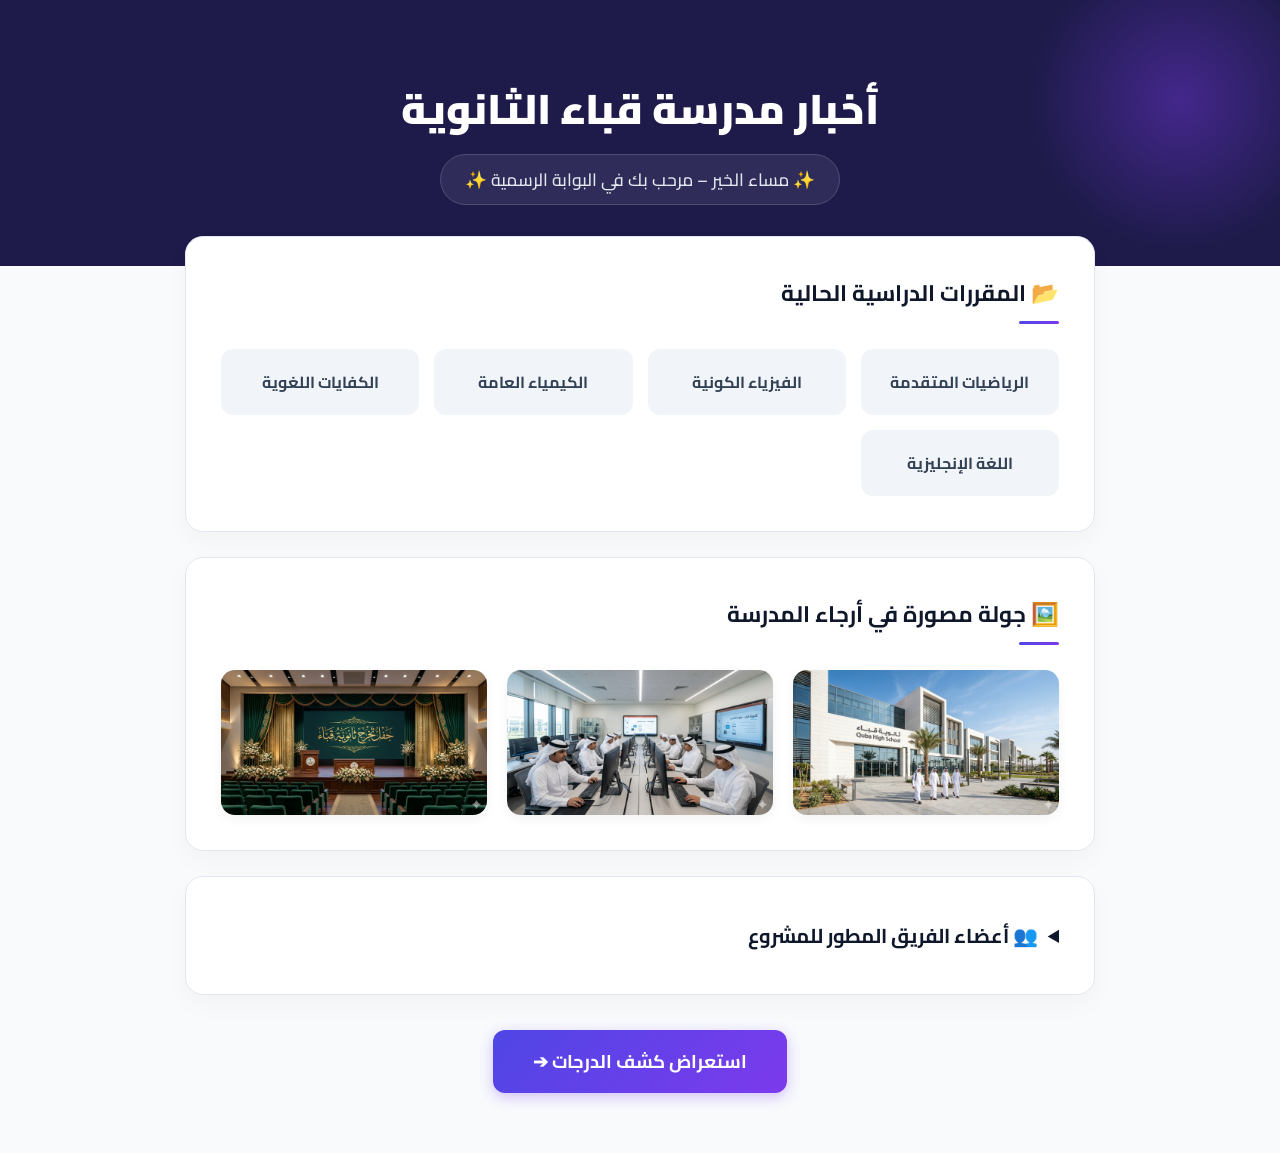
<file: index.html>
<!DOCTYPE html>
<html lang="ar" dir="rtl">
<head>
    <meta charset="UTF-8">
    <meta name="viewport" content="width=device-width, initial-scale=1.0">
    <title>بوابة أخبار مدرسة قباء الثانوية</title>
    <link href="https://fonts.googleapis.com/css2?family=Cairo:wght@300;500;700;900&display=swap" rel="stylesheet">
    <link rel="stylesheet" href="style.css">
</head>
<body>

    <header class="aurora-header">
        <div class="aurora-blur"></div>
        <div class="header-inner">
            <h1>أخبار مدرسة قباء الثانوية</h1>
            <div class="status-wrapper">
                <span id="greetingMessage" class="time-text">جاري مزامنة الوقت...</span>
            </div>
        </div>
    </header>

    <main class="content-wrapper">
        
        <section class="premium-card fade-in">
            <h2 class="card-title">📂 المقررات الدراسية الحالية</h2>
            <div class="subjects-grid">
                <div class="subject-item">الرياضيات المتقدمة</div>
                <div class="subject-item">الفيزياء الكونية</div>
                <div class="subject-item">الكيمياء العامة</div>
                <div class="subject-item">الكفايات اللغوية</div>
                <div class="subject-item">اللغة الإنجليزية</div>
            </div>
        </section>

        <section class="premium-card fade-in">
            <h2 class="card-title">🖼️ جولة مصورة في أرجاء المدرسة</h2>
            <div class="aurora-gallery">
                <div class="interactive-img"><img src="Abed/main.png" alt="واجهة المدرسة"></div>
                <div class="interactive-img"><img src="Abed/lab.png" alt="معمل الحاسب"></div>
                <div class="interactive-img"><img src="Abed/event.png" alt="مسرح الفعاليات"></div>
            </div>
        </section>

        <section class="premium-card fade-in">
            <details class="aurora-details">
                <summary>👥 أعضاء الفريق المطور للمشروع</summary>
                <div class="details-body">
                    <div class="team-row leader-row">🥇 <span>المبرمج القائد:</span> الطالب انس عبدالعزيز الحارثي</div>
                    <div class="team-row">✨ <span> المساعد المبدع:</span> الطالب تركي المغامسي</div>
                    <div class="team-row">✨ <span>المساعد:</span> الطالب جواد مرداد</div>
                    <div class="team-row">✨ <span>المساعد:</span> الطالب اياد الزهراني</div>
                    <div class="team-row">✨ <span>المساعد:</span> الطالب مصطفى بخش</div>
                    <div class="team-footer">🚀 تم تطوير وإخراج هذا العمل بروح الفريق الواحد</div>
                </div>
            </details>
        </section>

        <div class="action-wrapper fade-in">
            <a href="table.html" class="aurora-btn">استعراض كشف الدرجات ➔</a>
        </div>

    </main>

    <script src="script.js"></script>
</body>
</html>
</file>
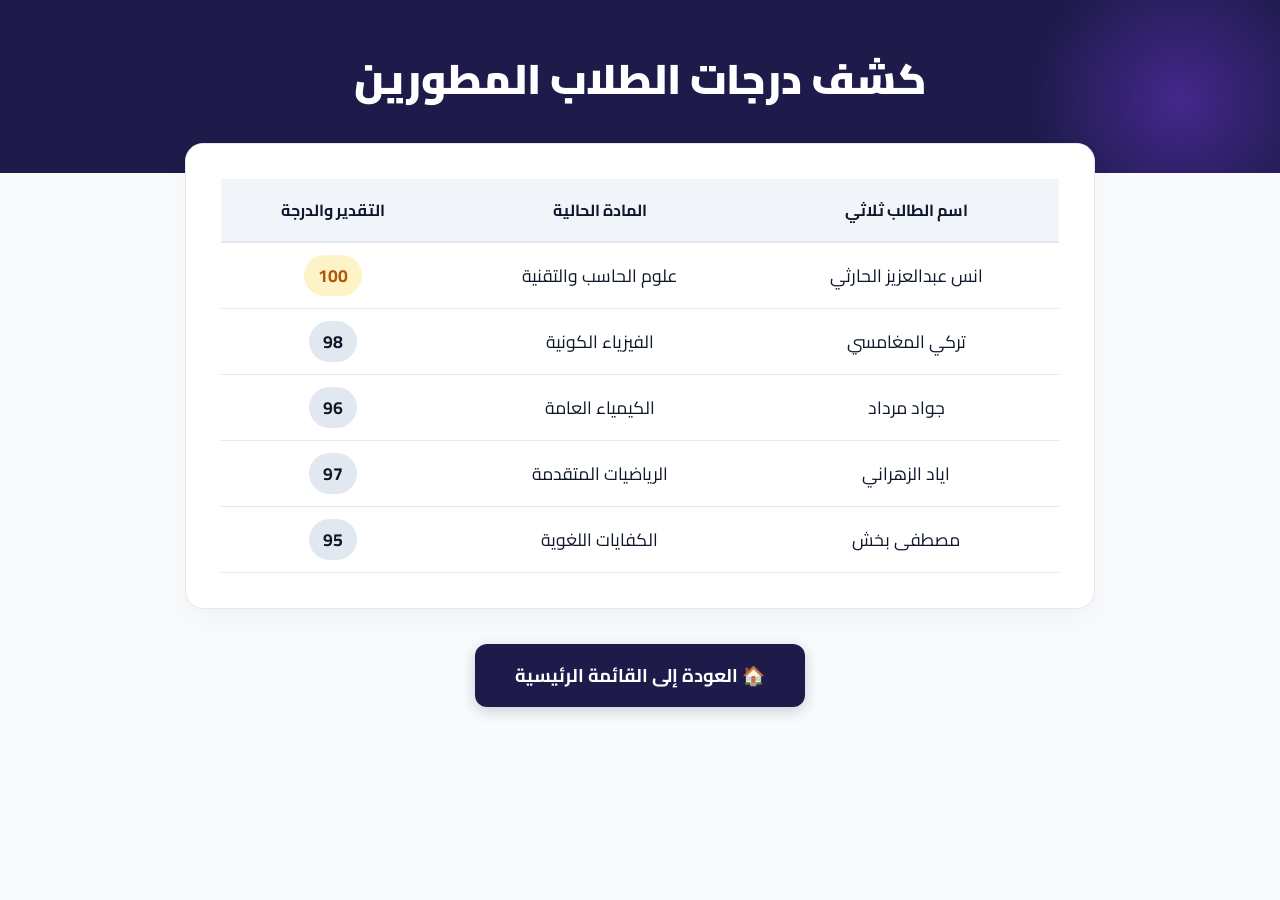
<file: table.html>
<!DOCTYPE html>
<html lang="ar" dir="rtl">
<head>
    <meta charset="UTF-8">
    <meta name="viewport" content="width=device-width, initial-scale=1.0">
    <title>كشف الدرجات الرسمي</title>
    <link href="https://fonts.googleapis.com/css2?family=Cairo:wght@300;500;700;900&display=swap" rel="stylesheet">
    <link rel="stylesheet" href="style.css">
</head>
<body>

    <header class="aurora-header mini">
        <div class="aurora-blur"></div>
        <div class="header-inner">
            <h1>كشف درجات الطلاب المطورين</h1>
        </div>
    </header>

    <main class="content-wrapper">
        <section class="premium-card fade-in">
            <div class="table-container">
                <table class="aurora-table">
                    <thead>
                        <tr>
                            <th>اسم الطالب ثلاثي</th>
                            <th>المادة الحالية</th>
                            <th>التقدير والدرجة</th>
                        </tr>
                    </thead>
                    <tbody>
                        <tr><td>انس عبدالعزيز الحارثي</td><td>علوم الحاسب والتقنية</td><td><span class="score-badge gold">100</span></td></tr>
                        <tr><td>تركي المغامسي</td><td>الفيزياء الكونية</td><td><span class="score-badge">98</span></td></tr>
                        <tr><td>جواد مرداد</td><td>الكيمياء العامة</td><td><span class="score-badge">96</span></td></tr>
                        <tr><td>اياد الزهراني</td><td>الرياضيات المتقدمة</td><td><span class="score-badge">97</span></td></tr>
                        <tr><td>مصطفى بخش</td><td>الكفايات اللغوية</td><td><span class="score-badge">95</span></td></tr>
                    </tbody>
                </table>
            </div>
        </section>

        <div class="action-wrapper fade-in">
            <a href="index.html" class="aurora-btn back-btn">🏠 العودة إلى القائمة الرئيسية</a>
        </div>
    </main>

</body>
</html>
</file>
<file: style.css>
/* إعداد الألوان وتأثيرات الأورورا */
:root {
    --bg-main: #f8fafc;
    --card-white: #ffffff;
    --text-dark: #0f172a;
    --text-muted: #64748b;
    --primary-gradient: linear-gradient(135deg, #4f46e5 0%, #7c3aed 100%);
    --accent-color: #4f46e5;
    --border-color: #e2e8f0;
}

* {
    margin: 0;
    padding: 0;
    box-sizing: border-box;
    font-family: 'Cairo', sans-serif;
}

body {
    background-color: var(--bg-main);
    color: var(--text-dark);
    overflow-x: hidden;
}

/* الهيدر الأنيق جداً */
.aurora-header {
    background-color: #1e1b4b;
    color: white;
    padding: 70px 20px;
    text-align: center;
    position: relative;
    overflow: hidden;
}

.aurora-header.mini {
    padding: 40px 20px;
}

.aurora-blur {
    position: absolute;
    width: 300px;
    height: 300px;
    background: radial-gradient(circle, rgba(124,58,237,0.4) 0%, transparent 70%);
    top: -50px;
    right: -50px;
    z-index: 1;
}

.header-inner {
    position: relative;
    z-index: 2;
}

.aurora-header h1 {
    font-size: 2.6em;
    font-weight: 900;
    margin-bottom: 15px;
}

.time-text {
    background: rgba(255, 255, 255, 0.08);
    backdrop-filter: blur(8px);
    padding: 8px 24px;
    border-radius: 30px;
    font-size: 1.1em;
    font-weight: 500;
    border: 1px solid rgba(255,255,255,0.15);
    color: #e2e8f0;
}

/* الحاوية والكروت الممتازة */
.content-wrapper {
    max-width: 950px;
    margin: -30px auto 60px;
    padding: 0 20px;
    position: relative;
    z-index: 5;
}

.premium-card {
    background: var(--card-white);
    border: 1px solid var(--border-color);
    border-radius: 18px;
    padding: 35px;
    margin-bottom: 25px;
    box-shadow: 0 10px 25px rgba(15, 23, 42, 0.03);
    transition: all 0.3s cubic-bezier(0.4, 0, 0.2, 1);
}

.premium-card:hover {
    transform: translateY(-4px);
    box-shadow: 0 20px 35px rgba(15, 23, 42, 0.07);
}

.card-title {
    font-size: 1.4em;
    color: var(--text-dark);
    font-weight: 700;
    margin-bottom: 25px;
    position: relative;
    padding-bottom: 10px;
}

.card-title::after {
    content: '';
    position: absolute;
    bottom: 0;
    right: 0;
    width: 40px;
    height: 3px;
    background: var(--primary-gradient);
    border-radius: 2px;
}

/* شبكة المواد */
.subjects-grid {
    display: grid;
    grid-template-columns: repeat(auto-fit, minmax(160px, 1fr));
    gap: 15px;
}

.subject-item {
    background: #f1f5f9;
    padding: 18px;
    text-align: center;
    border-radius: 12px;
    font-weight: 700;
    color: #334155;
    transition: all 0.2s ease;
}

.subject-item:hover {
    background: #1e1b4b;
    color: white;
}

/* المعرض التفاعلي */
.aurora-gallery {
    display: grid;
    grid-template-columns: repeat(auto-fit, minmax(240px, 1fr));
    gap: 20px;
}

.interactive-img {
    border-radius: 14px;
    overflow: hidden;
    box-shadow: 0 4px 12px rgba(0,0,0,0.05);
}

.interactive-img img {
    width: 100%;
    height: 100%;
    object-fit: cover;
    display: block;
    transition: transform 0.4s ease;
}

.interactive-img:hover img {
    transform: scale(1.06);
}

/* قائمة الطاقم المنسدلة */
.aurora-details summary {
    font-size: 1.25em;
    font-weight: 700;
    color: var(--text-dark);
    padding: 5px 0;
    cursor: pointer;
    outline: none;
}

.details-body {
    margin-top: 20px;
    padding: 10px 20px 0;
    border-right: 3px solid var(--accent-color);
}

.team-row {
    padding: 12px 0;
    font-size: 1.15em;
    border-bottom: 1px solid #f1f5f9;
}

.team-row span {
    font-weight: 500;
    color: var(--text-muted);
}

.leader-row {
    font-weight: 700;
    color: var(--accent-color);
}

.team-footer {
    text-align: center;
    margin-top: 20px;
    font-weight: 500;
    color: var(--text-muted);
    font-style: italic;
}

/* الجدول الفخم */
.table-container {
    overflow-x: auto;
}

.aurora-table {
    width: 100%;
    border-collapse: collapse;
    text-align: center;
}

.aurora-table th {
    background-color: #f1f5f9;
    color: var(--text-dark);
    padding: 16px;
    font-weight: 700;
    border-bottom: 2px solid var(--border-color);
}

.aurora-table td {
    padding: 16px;
    border-bottom: 1px solid var(--border-color);
    font-size: 1.1em;
}

.aurora-table tbody tr:hover {
    background-color: #f8fafc;
}

.score-badge {
    background: #e2e8f0;
    color: var(--text-dark);
    padding: 4px 14px;
    border-radius: 30px;
    font-weight: 700;
}

.score-badge.gold {
    background: #fef3c7;
    color: #b45309;
}

/* الأزرار العصرية */
.action-wrapper {
    text-align: center;
    margin-top: 35px;
}

.aurora-btn {
    display: inline-block;
    background: var(--primary-gradient);
    color: white;
    padding: 14px 40px;
    font-size: 1.15em;
    font-weight: 700;
    text-decoration: none;
    border-radius: 12px;
    box-shadow: 0 4px 14px rgba(124, 58, 237, 0.3);
    transition: all 0.2s ease;
}

.aurora-btn:hover {
    transform: translateY(-2px);
    box-shadow: 0 6px 20px rgba(124, 58, 237, 0.4);
}

.aurora-btn.back-btn {
    background: #1e1b4b;
    box-shadow: 0 4px 14px rgba(30, 27, 75, 0.2);
}

.aurora-btn.back-btn:hover {
    background: #312e81;
}

/* أنيميشن ناعم */
.fade-in {
    animation: slideUp 0.6s cubic-bezier(0.16, 1, 0.3, 1) forwards;
}

@keyframes slideUp {
    from { opacity: 0; transform: translateY(15px); }
    to { opacity: 1; transform: translateY(0); }
}
</file>
